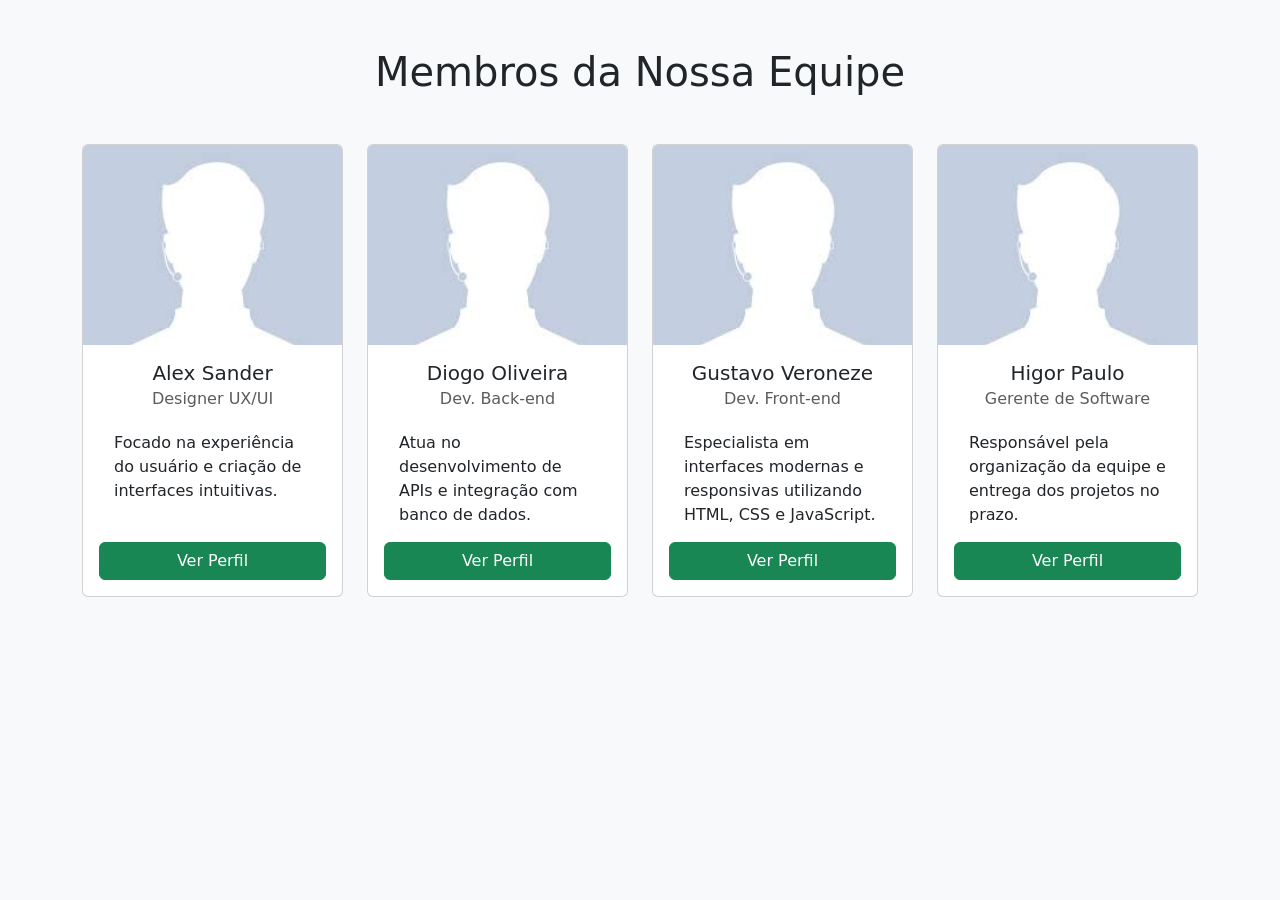
<file: Equipe/equipe.html>
<!DOCTYPE html>
<html lang="pt-br">
<head>
    <meta charset="UTF-8">
    <meta name="viewport" content="width=device-width, initial-scale=1.0">
    <title>Equipe DEV</title>
    <link href="css/reset.css" rel="stylesheet">
    <link href="css/bootstrap.min.css" rel="stylesheet">
    <link href="css/style.css" rel="stylesheet">
</head>
<body class="bg-light text-dark">
    <div class="container mt-5">
        <h1 class="text-center mb-5">Membros da Nossa Equipe</h1>
        <div class="row">
            <!-- Membro 1 -->
            <div class="col-md mb-4">
                <div class="card text-center h-100">
                    <img src="img/image.png" class="card-img-top">
                    <div class="card-body">
                        <h5 class="card-title">Alex Sander</h5>
                        <h6 class="card-subtitle mb-2 text-muted">Designer UX/UI</h6>
                        <p class="card-text">Focado na experiência do usuário e criação de interfaces intuitivas.</p>
                        <a href="#" class="btn btn-success mt-auto">Ver Perfil</a>
                    </div>
                </div>
            </div>
            <!-- Membro 2 -->
            <div class="col-md mb-4">
                <div class="card text-center h-100">
                    <img src="img/image.png" class="card-img-top">
                    <div class="card-body">
                        <h5 class="card-title">Diogo Oliveira</h5>
                        <h6 class="card-subtitle mb-2 text-muted">Dev. Back-end</h6>
                        <p class="card-text">Atua no desenvolvimento de APIs e integração com banco de dados.</p>
                        <a href="#" class="btn btn-success mt-auto">Ver Perfil</a>
                    </div>
                </div>
            </div>
            <!-- Membro 3 -->
            <div class="col-md mb-4">
                <div class="card text-center h-100">
                    <img src="img/image.png" class="card-img-top">
                    <div class="card-body">
                        <h5 class="card-title">Gustavo Veroneze</h5>
                        <h6 class="card-subtitle mb-2 text-muted">Dev. Front-end</h6>
                        <p class="card-text">Especialista em interfaces modernas e responsivas utilizando HTML, CSS e JavaScript.</p>
                        <a href="#" class="btn btn-success mt-auto">Ver Perfil</a>
                    </div>
                </div>
            </div>
            <!-- Membro 4 -->
            <div class="col-md mb-4">
                <div class="card text-center h-100">
                    <img src="img/image.png" class="card-img-top">
                    <div class="card-body">
                        <h5 class="card-title">Higor Paulo</h5>
                        <h6 class="card-subtitle mb-2 text-muted">Gerente de Software</h6>
                        <p class="card-text">Responsável pela organização da equipe e entrega dos projetos no prazo.</p>
                        <a href="#" class="btn btn-success mt-auto">Ver Perfil</a>
                    </div>
                </div>
            </div>             
        </div>
    </div>
</body>
</html>
</file>
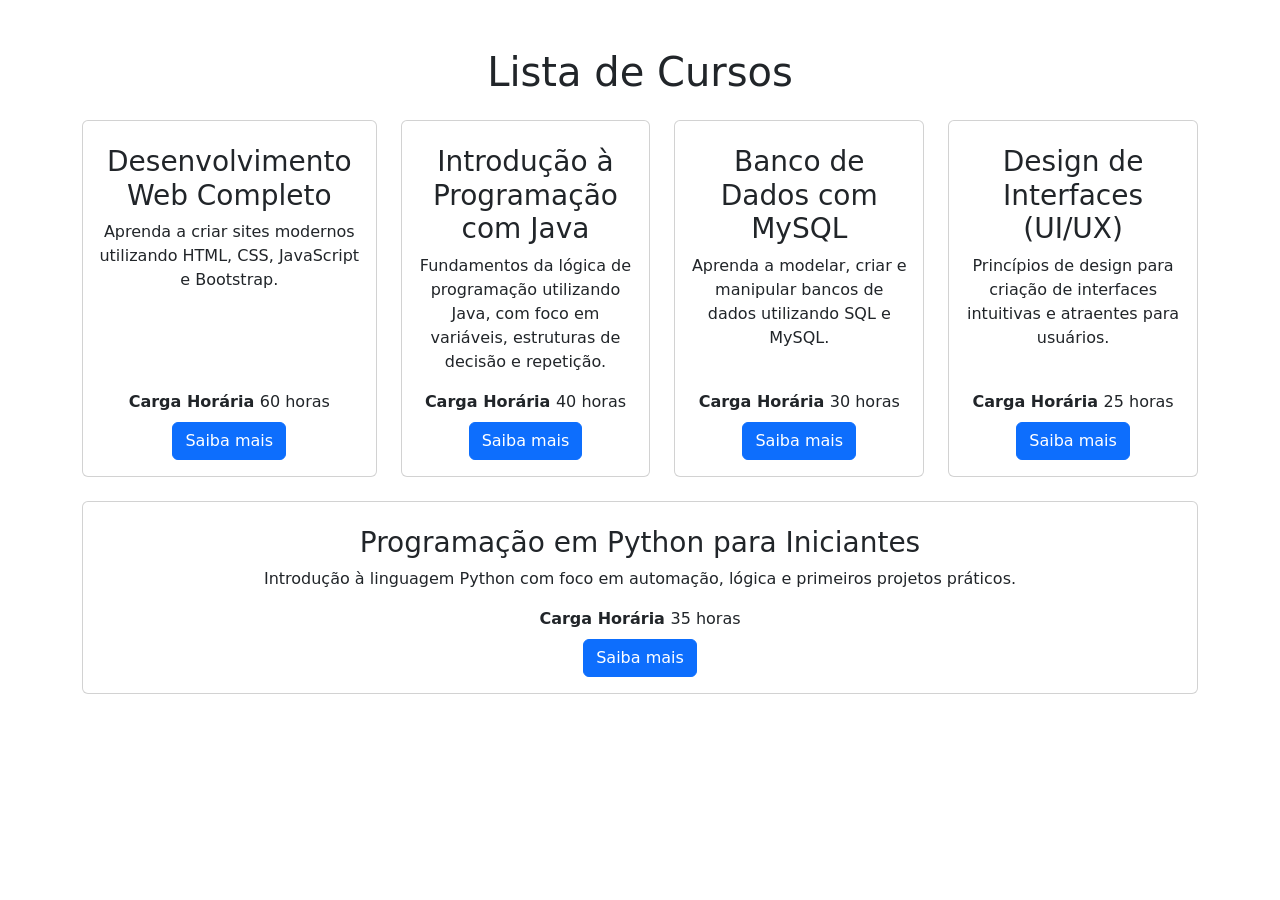
<file: ListaCursos/ListaCursos.html>
<!DOCTYPE html>
<html lang="pt-br">
<head>
    <meta charset="UTF-8">
    <meta name="viewport" content="width=device-width, initial-scale=1.0">
    <title>Lista de Cursos</title>
    <link href="css/reset.css" rel="stylesheet">
    <link href="css/bootstrap.min.css" rel="stylesheet">
</head>
<body>
    <div class="container mt-5">
        <h1 class="text-center mb-4">Lista de Cursos</h1>
        <div class="row">
            <!-- curso 1 -->
            <div class="col-lg mb-4">
                <div class="card text-center h-100">
                    <div class="card-body d-flex flex-column">
                        <h3 class="card-title m-2">Desenvolvimento Web Completo</h3>
                        <p class="card-text">Aprenda a criar sites modernos utilizando HTML, CSS, JavaScript e Bootstrap.</p>
                       
                        <div class="mt-auto">
                            <p class="card-text mb-2"><strong>Carga Horária </strong>60 horas</p>
                            <a href="#" class="btn btn-primary mt-auto">Saiba mais</a>
                        </div>
                    </div>
                </div>
            </div>
            <!-- curso 2 -->
            <div class="col-lg mb-4">
                <div class="card text-center h-100">
                    <div class="card-body d-flex flex-column">
                        <h3 class="card-title m-2">Introdução à Programação com Java</h3>
                        <p class="card-text">Fundamentos da lógica de programação utilizando Java, com foco em variáveis, estruturas de decisão e repetição.</p>

                        <div class="mt-auto">
                            <p class="card-text mb-2"><strong>Carga Horária </strong>40 horas</p>
                            <a href="#" class="btn btn-primary mt-auto">Saiba mais</a>
                        </div>
                    </div>
                </div>
            </div>
            <!-- curso 3 -->
            <div class="col-lg mb-4">
                <div class="card text-center h-100">
                    <div class="card-body d-flex flex-column">
                        <h3 class="card-title m-2">Banco de Dados com MySQL</h3>
                        <p class="card-text">Aprenda a modelar, criar e manipular bancos de dados utilizando SQL e MySQL.</p>

                        <div class="mt-auto">
                            <p class="card-text mb-2"><strong>Carga Horária </strong>30 horas</p>
                            <a href="#" class="btn btn-primary mt-auto">Saiba mais</a>
                        </div>
                    </div>
                </div>
            </div>
            <!-- curso 4 -->
            <div class="col-lg mb-4">
                <div class="card text-center h-100">
                    <div class="card-body d-flex flex-column">
                        <h3 class="card-title m-2">Design de Interfaces (UI/UX)</h3>
                        <p class="card-text">Princípios de design para criação de interfaces intuitivas e atraentes para usuários.</p>

                        <div class="mt-auto">
                            <p class="card-text mb-2"><strong>Carga Horária </strong>25 horas</p>
                            <a href="#" class="btn btn-primary mt-auto">Saiba mais</a>
                        </div>
                    </div>
                </div>
            </div>
            <!-- curso 5 -->
            <div class="col-lg mb-4">
                <div class="card text-center h-100">
                    <div class="card-body d-flex flex-column">
                        <h3 class="card-title m-2">Programação em Python para Iniciantes</h3>
                        <p class="card-text">Introdução à linguagem Python com foco em automação, lógica e primeiros projetos práticos.</p>
                        
                        <div class="mt-auto">
                            <p class="card-text mb-2"><strong>Carga Horária </strong>35 horas</p>
                            <a href="#" class="btn btn-primary mt-auto">Saiba mais</a>
                        </div>
                    </div>
                </div>
            </div>
        </div>
    </div>    
</body>
</html>
</file>
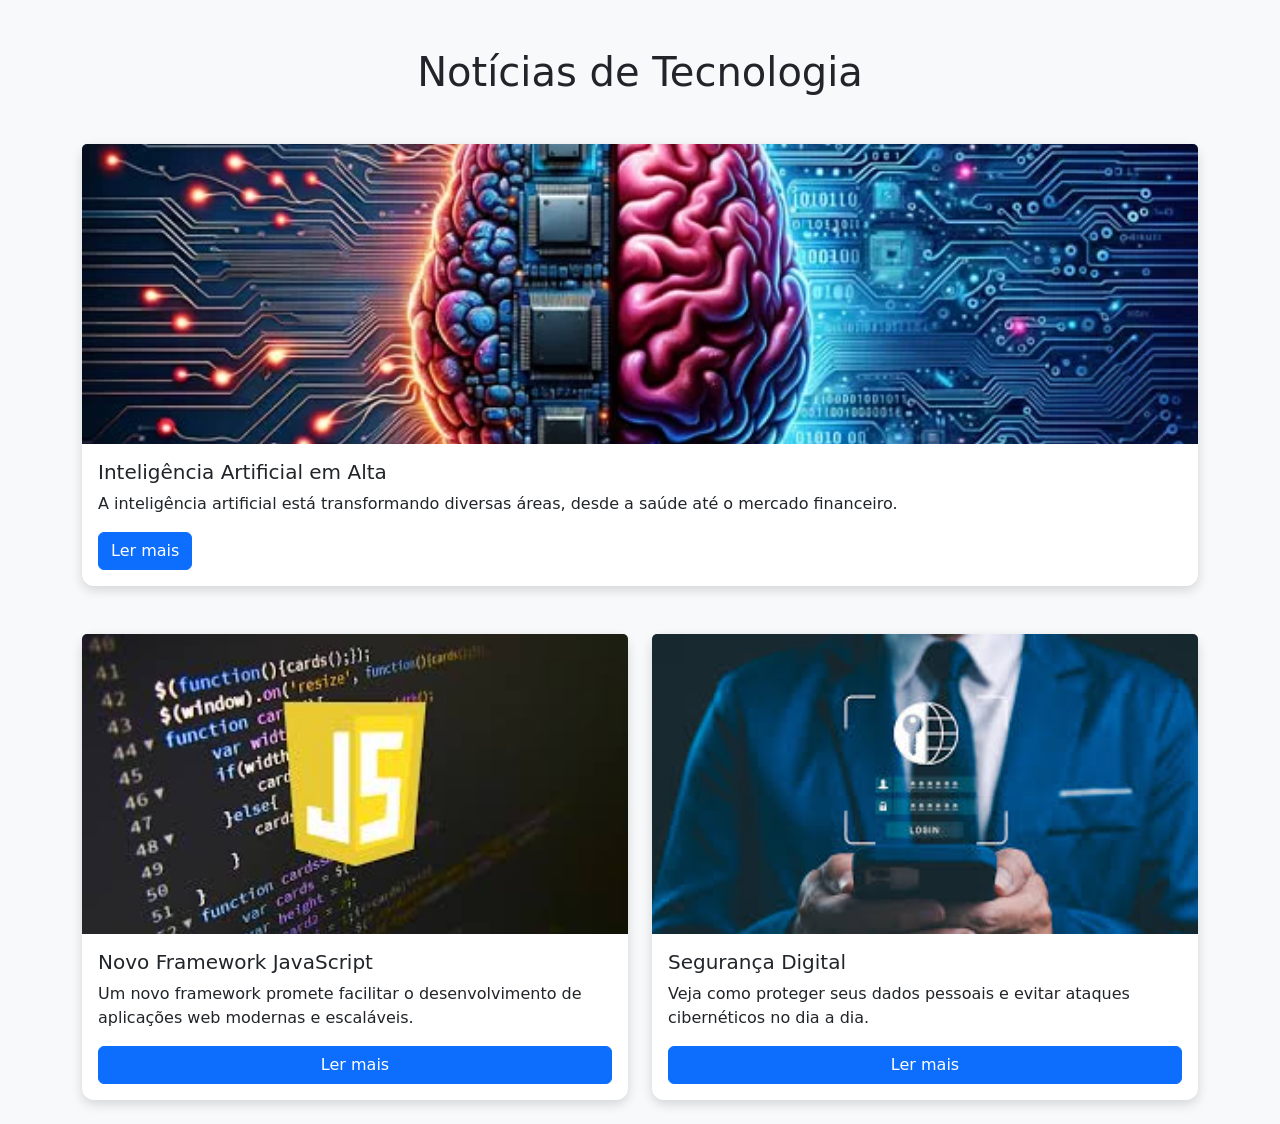
<file: PaginaNoticias/pgNot.html>
<!DOCTYPE html>
<html lang="pt-br">
<head>
    <meta charset="UTF-8">
    <meta name="viewport" content="width=device-width, initial-scale=1.0">
    <title>Blog TEC</title>
    <link href="css/reset.css" rel="stylesheet">
    <link href="css/bootstrap.min.css" rel="stylesheet">
    <link href="css/style.css" rel="stylesheet">
</head>
<body class="bg-light">

    <div class="container mt-5">
        <h1 class="text-center mb-5">Notícias de Tecnologia</h1>

        <div class="row">

            <!-- Notícia 1 -->
            <div class="col-12 mb-5">
                <div class="card h-100">
                    <img src="img/img1.png" class="card-img-top" alt="Imagem notícia">

                    <div class="card-body">
                        <h5 class="card-title">Inteligência Artificial em Alta</h5>
                        <p class="card-text">
                            A inteligência artificial está transformando diversas áreas, desde a saúde até o mercado financeiro.
                        </p>
                        <a href="#" class="btn btn-primary mt-auto">Ler mais</a>
                    </div>
                </div>
            </div>

            <!-- Notícia 2 -->
            <div class="col-md-6 mb-4">
                <div class="card h-100">
                    <img src="img/img2.png" class="card-img-top" alt="Imagem notícia">

                    <div class="card-body d-flex flex-column">
                        <h5 class="card-title">Novo Framework JavaScript</h5>
                        <p class="card-text">
                            Um novo framework promete facilitar o desenvolvimento de aplicações web modernas e escaláveis.
                        </p>
                        <a href="#" class="btn btn-primary mt-auto">Ler mais</a>
                    </div>
                </div>
            </div>

            <!-- Notícia 3 -->
            <div class="col-md-6 mb-4">
                <div class="card h-100">
                    <img src="img/img3.png" class="card-img-top" alt="Imagem notícia">

                    <div class="card-body d-flex flex-column">
                        <h5 class="card-title">Segurança Digital</h5>
                        <p class="card-text">
                            Veja como proteger seus dados pessoais e evitar ataques cibernéticos no dia a dia.
                        </p>
                        <a href="#" class="btn btn-primary mt-auto">Ler mais</a>
                    </div>
                </div>
            </div>

        </div>
    </div>
</body>
</file>
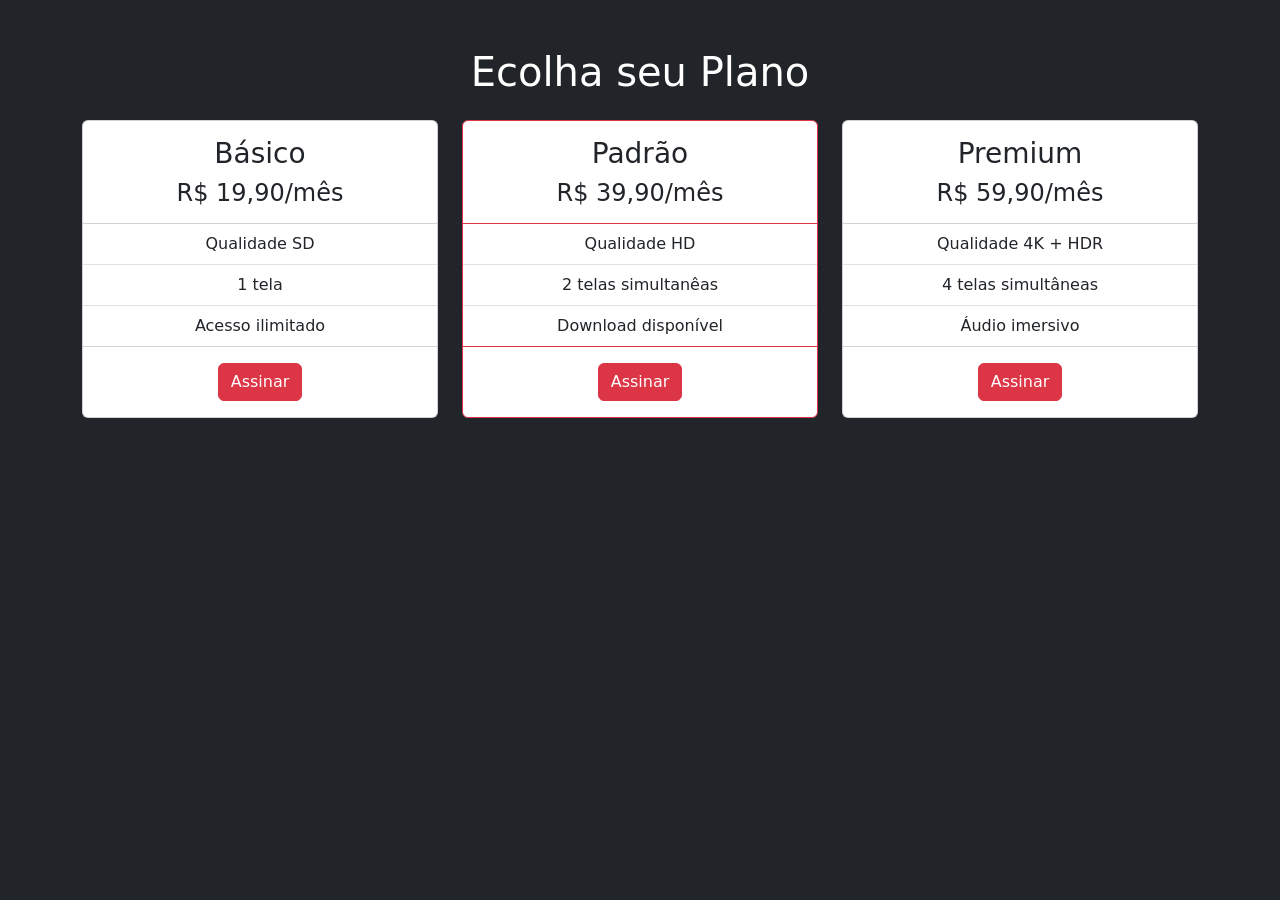
<file: PlanosServico/Ps.html>
<!DOCTYPE html>
<html lang="pt-br">
<head>
    <meta charset="UTF-8">
    <meta name="viewport" content="width=device-width, initial-scale=1.0">
    <title>Plano de Serviços</title>
    <link href="css/reset.css" rel="stylesheet">
    <link href="css/bootstrap.min.css" rel="stylesheet">
</head>
<body class="bg-dark text-white">
    <div class="container mt-5">
        <h1 class="text-center mb-4">Ecolha seu Plano</h1>
        <div class="row">
            <!-- Card 1-->
            <div class="col-md-4 mb-4">
                <div class="card text-center h-100">
                    <div class="card-body">
                        <h3 class="card-title">Básico</h3>
                        <h4 class="card-text">R$ 19,90/mês </h4>
                    </div>

                    <ul class="list-group list-group-flush">
                        <li class="list-group-item">Qualidade SD</li>
                        <li class="list-group-item">1 tela</li>
                        <li class="list-group-item">Acesso ilimitado</li>
                    </ul>

                    <div class="card-body">
                        <a href="#" class="btn btn-danger">Assinar</a>
                    </div>
                </div>
            </div>

            <!-- Card 2 -->
            <div class="col-md-4 mb-4">
                <div class="card text-center h-100 border-danger">
                    <div class="card-body">
                        <h3 class="card-title">Padrão</h3>
                        <h4 class="card-text">R$ 39,90/mês </h4>
                    </div>

                    <ul class="list-group list-group-flush">
                        <li class="list-group-item">Qualidade HD</li>
                        <li class="list-group-item">2 telas simultanêas</li>
                        <li class="list-group-item">Download disponível</li>
                    </ul>

                    <div class="card-body">
                        <a href="#" class="btn btn-danger">Assinar</a>
                    </div>
                </div>
            </div>    

            <!-- Card 3 -->
            <div class="col-md-4 mb-4">
                <div class="card text-center h-100">
                    <div class="card-body">
                        <h3 class="card-title">Premium</h3>
                        <h4 class="card-text">R$ 59,90/mês </h4>
                    </div>

                    <ul class="list-group list-group-flush">
                        <li class="list-group-item">Qualidade 4K + HDR</li>
                        <li class="list-group-item">4 telas simultâneas</li>
                        <li class="list-group-item">Áudio imersivo</li>
                    </ul>

                    <div class="card-body">
                        <a href="#" class="btn btn-danger">Assinar</a>
                    </div>
                </div>
            </div>
        </div>
    </div>
</body>
</html>
</file>
<file: Equipe/css/style.css>
.card-img-top{
    height: 200px;
    object-fit: cover;
}
p{
    margin: 15px;
    text-align:start;
}
.card-body {
    display: flex;
    flex-direction: column;
    flex-grow: 1;
}
</file>
<file: PaginaNoticias/css/style.css>
.card-img-top {
    height: 300px;
    object-fit: cover;
}

.card-img-top {
    transition: transform 0.3s ease;
}

.card:hover .card-img-top {
    transform: scale(1.05);
}

.card {
    border: none;
    border-radius: 12px;
    box-shadow: 0 4px 12px rgba(0, 0, 0, 0.15);
    transition: transform 0.3s ease, box-shadow 0.3s ease;
}

.card:hover {
    transform: translateY(-8px) scale(1.02);
    box-shadow: 0 12px 30px rgba(0, 0, 0, 0.25);
}
</file>
